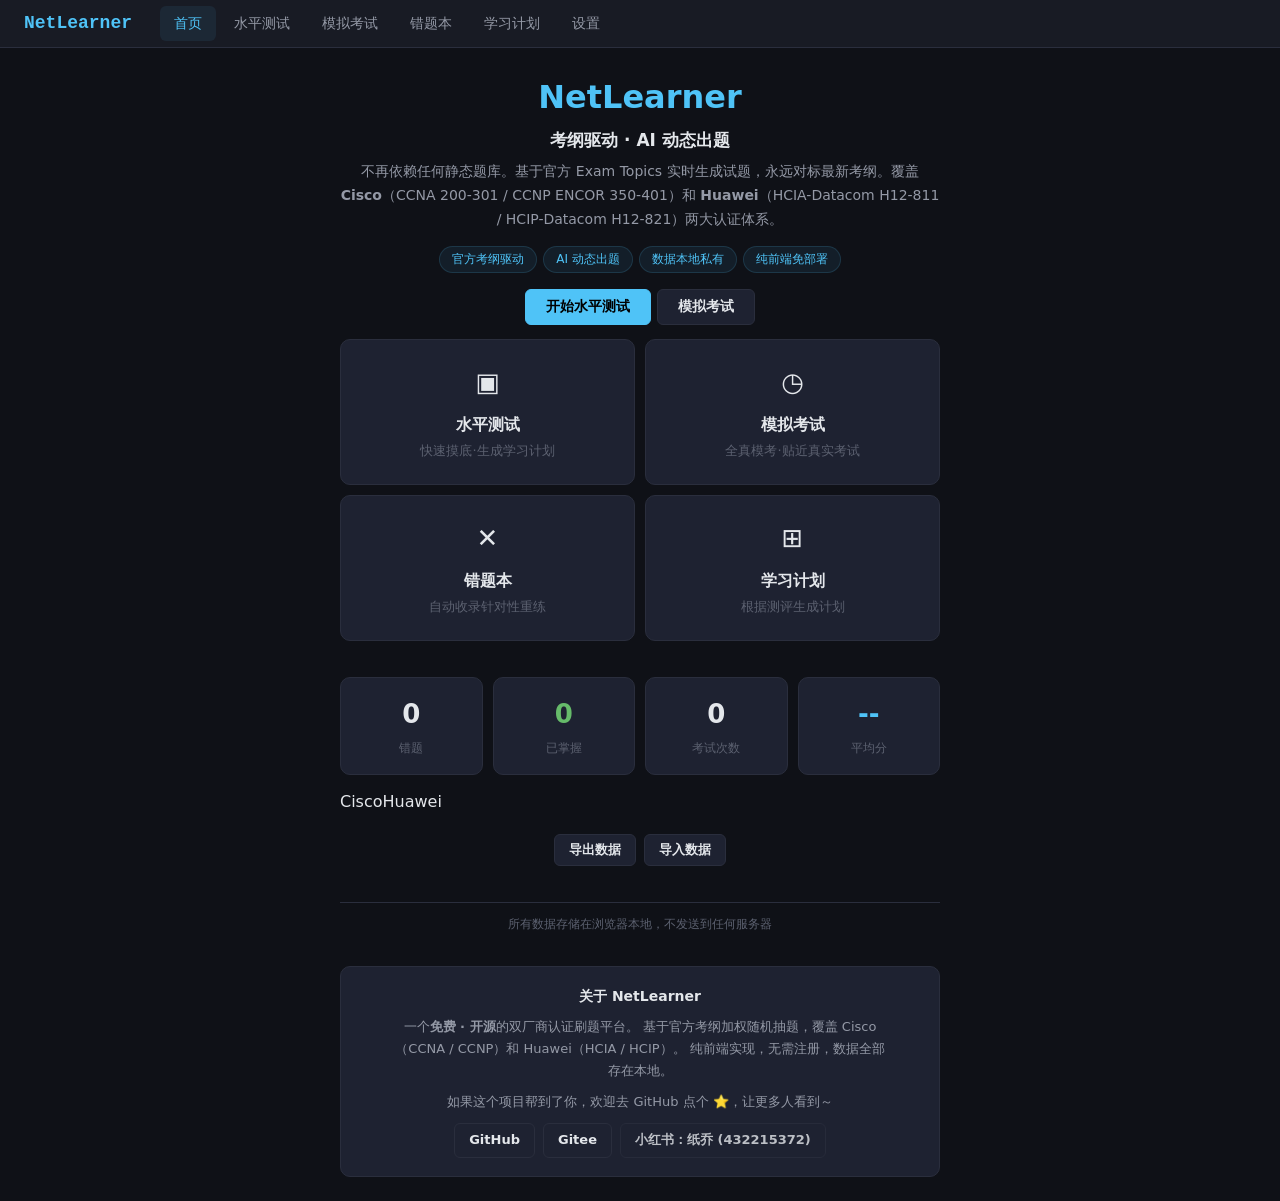
<file: index.html>
<!DOCTYPE html>
<html lang="zh-CN" data-theme="dark">
<head>
<meta charset="UTF-8">
<meta name="viewport" content="width=device-width, initial-scale=1.0">
<title>NetLearner — CCNA (200-301) / CCNP (350-401) / HCIA-Datacom (H12-811) / HCIP-Datacom (H12-821) 备考</title>
<meta name="description" content="考纲驱动 · AI 动态出题。覆盖 Cisco（CCNA 200-301 / CCNP ENCOR 350-401）和 Huawei（HCIA-Datacom H12-811 / HCIP-Datacom H12-821）认证备考。">
<meta http-equiv="Cache-Control" content="no-store, no-cache, must-revalidate">
<meta http-equiv="Pragma" content="no-cache">
<meta http-equiv="Expires" content="0">
<link rel="stylesheet" href="assets/css/main.css?v=5.0">
</head>
<body>

<nav class="nav">
  <div class="nav-brand">NetLearner</div>
  <div class="nav-links">
    <a class="nav-link active" data-page="page-home" onclick="router.go('/')">首页</a>
    <a class="nav-link" data-page="page-level-test" onclick="router.go('/level-test')">水平测试</a>
    <a class="nav-link" data-page="page-exam" onclick="router.go('/exam')">模拟考试</a>
    <a class="nav-link" data-page="page-wrong-answers" onclick="router.go('/wrong-answers')">错题本</a>
    <a class="nav-link" data-page="page-planner" onclick="router.go('/planner')">学习计划</a>
    <a class="nav-link" data-page="page-settings" onclick="router.go('/settings')">设置</a>
  </div>
</nav>

<!-- HOME -->
<div id="page-home" class="page active">
  <div class="container">
    <div class="hero">
      <h1><span>NetLearner</span></h1>
      <div class="tagline">考纲驱动 · AI 动态出题</div>
      <p class="desc">不再依赖任何静态题库。基于官方 Exam Topics 实时生成试题，永远对标最新考纲。覆盖 <strong>Cisco</strong>（CCNA 200-301 / CCNP ENCOR 350-401）和 <strong>Huawei</strong>（HCIA-Datacom H12-811 / HCIP-Datacom H12-821）两大认证体系。</p>
      <div class="badges">
        <span class="badge">官方考纲驱动</span>
        <span class="badge">AI 动态出题</span>
        <span class="badge">数据本地私有</span>
        <span class="badge">纯前端免部署</span>
      </div>
      <div class="btn-wrap">
        <button class="btn btn-primary" onclick="router.go('/level-test')">开始水平测试</button>
        <button class="btn" onclick="router.go('/exam')">模拟考试</button>
      </div>
    </div>
    <div class="card-grid">
      <div class="card card-feature" onclick="router.go('/level-test')"><div class="icon">▣</div><h3>水平测试</h3><p>快速摸底·生成学习计划</p></div>
      <div class="card card-feature" onclick="router.go('/exam')"><div class="icon">◷</div><h3>模拟考试</h3><p>全真模考·贴近真实考试</p></div>
      <div class="card card-feature" onclick="router.go('/wrong-answers')"><div class="icon">✕</div><h3>错题本</h3><p>自动收录针对性重练</p></div>
      <div class="card card-feature" onclick="router.go('/planner')"><div class="icon">⊞</div><h3>学习计划</h3><p>根据测评生成计划</p></div>
    </div>
    <div id="home-stats" style="margin-top:8px"></div>
    <div style="display:flex;gap:8px;justify-content:center;margin-top:8px;padding:12px">
      <button class="btn btn-sm" onclick="storage.export()">导出数据</button>
      <button class="btn btn-sm" onclick="importData()">导入数据</button>
    </div>
    <div style="text-align:center;margin-top:24px;padding:12px;border-top:1px solid var(--border);font-size:12px;color:var(--text-muted)">
      <p>所有数据存储在浏览器本地，不发送到任何服务器</p>
    </div>

    <!-- ABOUT / SOCIAL -->
    <div style="margin-top:20px;padding:18px;border:1px solid var(--border);border-radius:var(--radius);background:var(--bg-card);text-align:center">
      <h3 style="font-size:14px;font-weight:700;margin-bottom:8px">关于 NetLearner</h3>
      <p style="font-size:13px;color:var(--text-secondary);line-height:1.7;max-width:500px;margin:0 auto 10px">
        一个<strong>免费 · 开源</strong>的双厂商认证刷题平台。
        基于官方考纲加权随机抽题，覆盖 Cisco（CCNA / CCNP）和 Huawei（HCIA / HCIP）。
        纯前端实现，无需注册，数据全部存在本地。
      </p>
      <p style="font-size:13px;color:var(--text-secondary);margin-bottom:10px">
        如果这个项目帮到了你，欢迎去 GitHub 点个 ⭐，让更多人看到～
      </p>
      <div style="display:flex;gap:8px;justify-content:center;flex-wrap:wrap;font-size:12px">
        <a class="btn btn-sm" href="https://github.com/StevenJoe619/NetLearner" target="_blank" rel="noopener">GitHub</a>
        <a class="btn btn-sm" href="https://gitee.com/stevenjoe619/NetLearner" target="_blank" rel="noopener">Gitee</a>
        <span class="btn btn-sm" style="opacity:0.8;cursor:default">小红书：纸乔 (432215372)</span>
      </div>
    </div>
  </div>
</div>

<!-- LEVEL TEST -->
<div id="page-level-test" class="page">
  <div class="container">
    <h2 style="margin-bottom:6px">水平测试</h2>
    <p class="text-muted" style="font-size:13px;margin-bottom:16px">覆盖核心知识域，评估当前水平，生成针对性学习计划</p>
    <div id="lt-setup">
      <div id="lt-buttons"></div>
      <div class="card"><p class="text-muted" style="font-size:13px">水平测试按官方考纲加权出题，提交后获得等级评定和学习计划。</p></div>
    </div>
    <div id="lt-exam" style="display:none">
      <div class="flex-between" style="margin-bottom:12px">
        <button class="btn btn-sm" onclick="resetLT()">⬅ 重新选择</button>
        <span id="lt-title" style="font-weight:600;font-size:14px"></span>
      </div>
      <div id="lt-body"></div>
    </div>
  </div>
</div>

<!-- EXAM (Mock) -->
<div id="page-exam" class="page">
  <div class="container">
    <h2 style="margin-bottom:12px">模拟考试</h2>
    <div id="mock-list"></div>
    <div id="mock-exam" style="display:none">
      <div style="margin-bottom:8px"><button class="btn btn-sm" onclick="backMock()">⬅ 返回试卷列表</button></div>
      <div class="exam-header">
        <div><span id="exam-name" style="font-weight:600"></span></div>
        <div class="timer" id="exam-timer"></div>
      </div>
      <div class="exam-progress">
        <span id="exam-pos"></span>
        <div class="progress-bar"><div class="progress-fill" id="pf"></div></div>
      </div>
      <div id="exam-body" style="margin-top:12px"></div>
      <div class="qa">
        <div class="qa-l">
          <button class="btn btn-sm" onclick="examMark()">标记</button>
          <button class="btn btn-sm" onclick="examGo('prev')">← 上一题</button>
          <button class="btn btn-sm" onclick="examGo('next')">下一题 →</button>
        </div>
        <div class="qa-r">
          <button class="btn btn-sm" onclick="toggleSheet()">答题卡</button>
          <button class="btn btn-sm btn-danger" onclick="confirmSubmit()">交卷</button>
        </div>
      </div>
      <div id="sheet-box" style="display:none;margin-top:12px">
        <div class="card">
          <div class="flex-between" style="margin-bottom:8px">
            <span style="font-weight:600">答题卡</span>
            <span id="sheet-cnt" class="text-muted" style="font-size:13px"></span>
          </div>
          <div class="sheet" id="sheet-grid"></div>
        </div>
      </div>
    </div>
  </div>
</div>

<!-- RESULT -->
<div id="page-result" class="page">
  <div class="container"><div id="result-box" class="card"></div></div>
</div>

<!-- WRONG ANSWERS -->
<div id="page-wrong-answers" class="page">
  <div class="container">
    <div class="flex-between" style="margin-bottom:12px">
      <h2>错题本</h2>
      <div><button class="btn btn-sm" onclick="storage.export()">📤 导出</button> <button class="btn btn-sm btn-danger" onclick="clearWA()">🗑️ 清空</button></div>
    </div>
    <div id="wa-stats" style="margin-bottom:12px"></div>
    <div class="fbar">
      <select id="wa-dom" onchange="renderWA()"><option value="">全部域</option></select>
      <select id="wa-st" onchange="renderWA()">
        <option value="">全部状态</option>
        <option value="need_review">需要复习</option>
        <option value="almost">基本掌握</option>
        <option value="mastered">已掌握</option>
      </select>
      <button class="btn btn-sm" onclick="startWR()">🔄 错题重练</button>
    </div>
    <div id="wa-list"></div>
  </div>
</div>

<!-- PLANNER -->
<div id="page-planner" class="page">
  <div class="container">
    <div id="planner-empty" class="empty" style="display:none">
      <div class="icon">📋</div><p>还没有学习计划</p>
      <button class="btn btn-primary" onclick="router.go('/level-test')">完成水平测试</button>
    </div>
    <div id="planner-box" style="display:none">
      <div class="flex-between" style="margin-bottom:12px">
        <div><h2 id="plan-title"></h2><p class="text-muted" id="plan-sub" style="font-size:13px"></p></div>
        <button class="btn btn-sm btn-danger" onclick="clearPlan()">清除</button>
      </div>
      <div id="plan-weeks"></div>
    </div>
  </div>
</div>

<!-- SETTINGS -->
<div id="page-settings" class="page">
  <div class="container">
    <h2 style="margin-bottom:20px">设置</h2>
    <div class="card ss">
      <h2>主题</h2>
      <div class="sr">
        <div><div class="lbl">显示主题</div><div class="desc">深色或浅色</div></div>
        <div class="theme-tog">
          <button class="theme-opt active" data-t="dark" onclick="setTheme('dark')">🌙 深色</button>
          <button class="theme-opt" data-t="light" onclick="setTheme('light')">☀️ 浅色</button>
        </div>
      </div>
    </div>
    <div class="card ss">
      <h2>🌐 语言</h2>
      <div class="sr">
        <div><div class="lbl">Cisco 考题语言</div><div class="desc">纯英文或双语（EN + CN）</div></div>
        <div class="lang-tog">
          <button class="lang-opt active" data-l="en" onclick="setLang('en')">🔤 纯英文</button>
          <button class="lang-opt" data-l="bilingual" onclick="setLang('bilingual')">🌐 双语</button>
        </div>
      </div>
    </div>
    <div class="card ss">
      <h2>📊 数据管理</h2>
      <div class="sr">
        <div><div class="lbl">存储</div><div class="desc">浏览器 localStorage</div></div>
        <span style="font-size:13px;color:var(--text-muted)" id="sz">--</span>
      </div>
      <div style="display:flex;gap:8px;margin-top:10px;flex-wrap:wrap">
        <button class="btn btn-sm" onclick="storage.export()">📤 导出全部数据</button>
        <button class="btn btn-sm" onclick="importData()">📥 导入数据</button>
        <button class="btn btn-sm btn-danger" onclick="clearAll()">🗑️ 清除所有</button>
      </div>
      <p style="font-size:12px;color:var(--text-muted);margin-top:8px">⚠️ 导出的 JSON 包含全部学习数据，请定期备份。</p>
    </div>
    <div class="card">
      <h2 style="margin-bottom:8px">关于</h2>
      <p style="font-size:14px;color:var(--text-secondary);line-height:1.7">
        <strong>NetLearner</strong> — 考纲驱动 · AI 动态出题<br><br>
        🔒 数据存在本地，不经过服务器<br>
        📖 基于官方 Exam Topics 出题 · CCNA (200-301) · CCNP ENCOR (350-401) · HCIA-Datacom (H12-811) · HCIP-Datacom (H12-821)<br>
        ⚡ 纯前端，GitHub Pages 部署
      </p>
      <p style="font-size:12px;color:var(--text-muted);margin-top:8px">v4.0 · MIT License</p>
    </div>
  </div>
</div>

<!-- Modal -->
<div class="overlay" id="modal">
  <div class="modal">
    <h3 id="modal-t"></h3>
    <p id="modal-msg"></p>
    <div class="modal-actions">
      <button class="btn btn-sm" onclick="closeModal()">取消</button>
      <button class="btn btn-sm btn-danger" id="modal-confirm" onclick="closeModal()">确认</button>
    </div>
  </div>
</div>

<div class="toast" id="toast"></div>

<script src="assets/js/storage.js?v=5.0"></script>
<script src="assets/js/router.js?v=5.0"></script>
<script src="assets/js/exam-engine.js?v=5.0"></script>
<script src="assets/js/wrong-answer-service.js?v=5.0"></script>
<script src="assets/js/planner-generator.js?v=5.0"></script>
<script src="assets/js/app.js?v=5.0"></script>
</body>
</html>
</file>
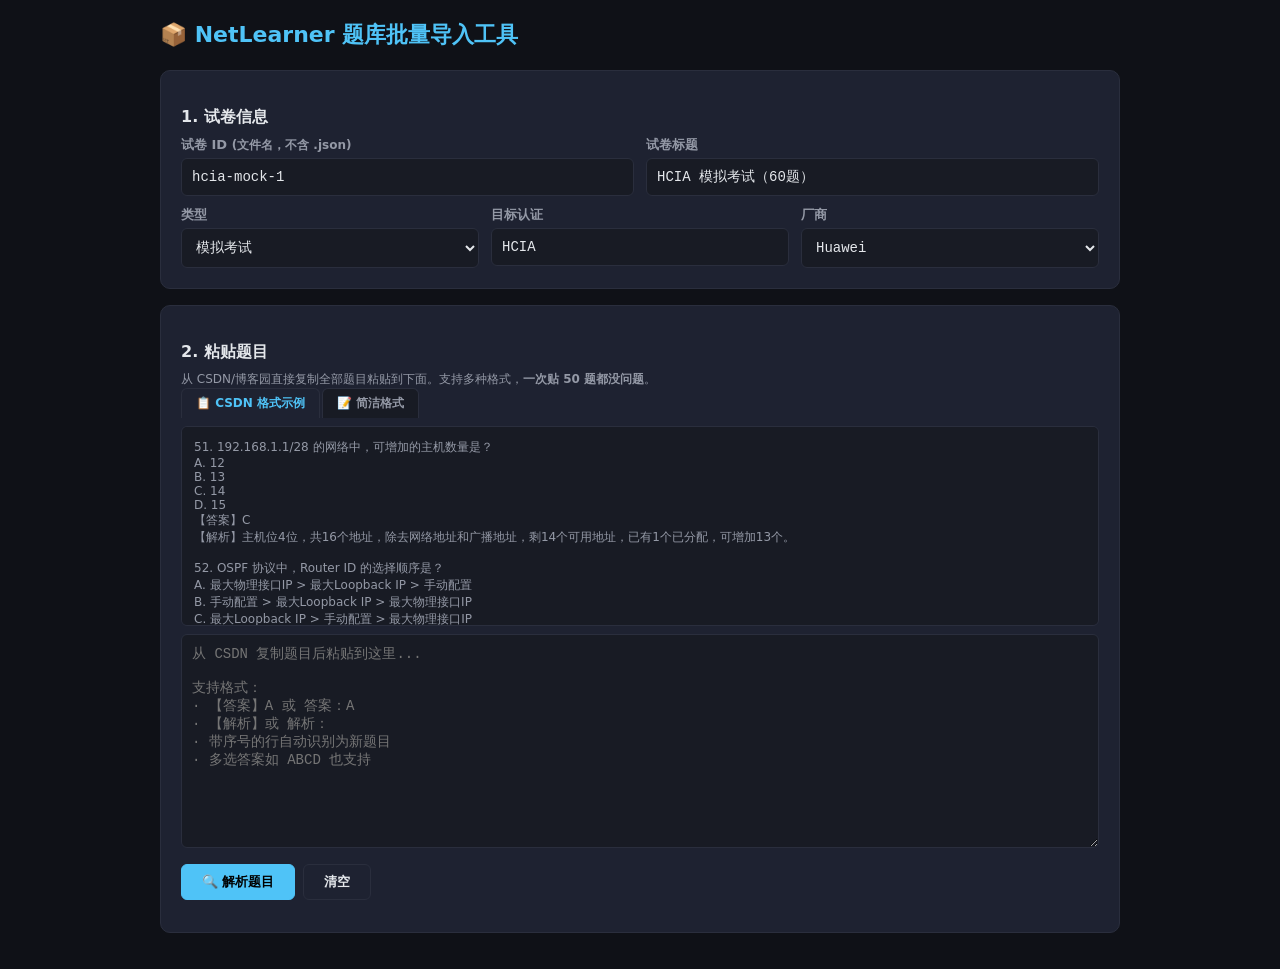
<file: tools/question-importer.html>
<!DOCTYPE html>
<html lang="zh-CN">
<head>
<meta charset="UTF-8">
<meta name="viewport" content="width=device-width, initial-scale=1.0">
<title>NetLearner 题库批量导入工具</title>
<style>
* { box-sizing: border-box; margin: 0; padding: 0; }
body { font-family: -apple-system, BlinkMacSystemFont, 'Segoe UI', system-ui, sans-serif; background: #0f1117; color: #e4e7eb; padding: 20px; }
.container { max-width: 960px; margin: 0 auto; }
h1 { font-size: 22px; margin-bottom: 20px; color: #4fc3f7; }
h2 { font-size: 16px; margin: 16px 0 8px; }
.card { background: #1e2231; border: 1px solid #2a2e3d; border-radius: 10px; padding: 20px; margin-bottom: 16px; }
label { display: block; font-size: 13px; font-weight: 600; margin-bottom: 4px; color: #9499a6; }
textarea, select, input { width: 100%; padding: 10px; background: #181b24; border: 1px solid #2a2e3d; border-radius: 6px; color: #e4e7eb; font-size: 14px; font-family: 'SF Mono', 'Cascadia Code', 'Consolas', monospace; }
textarea:focus, select:focus, input:focus { outline: none; border-color: #4fc3f7; }
textarea { resize: vertical; }
.row { display: grid; grid-template-columns: 1fr 1fr; gap: 12px; }
.row-3 { display: grid; grid-template-columns: 1fr 1fr 1fr; gap: 12px; }
.btn { display: inline-flex; align-items: center; gap: 5px; padding: 8px 20px; border: 1px solid #2a2e3d; border-radius: 6px; font-size: 13px; font-weight: 600; background: #1e2231; color: #e4e7eb; cursor: pointer; transition: 0.12s; }
.btn:hover { border-color: #4fc3f7; background: #262b3d; }
.btn-primary { background: #4fc3f7; color: #000; border-color: #4fc3f7; }
.btn-primary:hover { opacity: 0.85; }
.btn-danger { border-color: #ef5350; color: #ef5350; }
.btn-danger:hover { background: #ef5350; color: #fff; }
.btn-success { background: #66bb6a; color: #000; border-color: #66bb6a; }
.btn-success:hover { opacity: 0.85; }
.btn-sm { padding: 5px 12px; font-size: 12px; }
.actions { display: flex; gap: 8px; flex-wrap: wrap; margin: 12px 0; }
#output { display: none; }
pre { background: #0f1117; border: 1px solid #2a2e3d; border-radius: 6px; padding: 16px; font-size: 12px; max-height: 500px; overflow: auto; white-space: pre-wrap; }
#status { font-size: 13px; color: #66bb6a; margin-top: 8px; white-space: pre-wrap; }
#status.error { color: #ef5350; }
.help { font-size: 12px; color: #9499a6; margin-top: 4px; }
.example-box { background: #181b24; border: 1px solid #2a2e3d; border-radius: 6px; padding: 12px; margin-top: 8px; font-size: 12px; white-space: pre-wrap; color: #9499a6; max-height: 200px; overflow: auto; }
.qlist { margin-top: 12px; }
.qitem { background: #181b24; border: 1px solid #2a2e3d; border-radius: 6px; padding: 10px 12px; margin-bottom: 6px; font-size: 13px; }
.qitem .qtext { font-weight: 600; margin-bottom: 3px; }
.qitem .qmeta { font-size: 11px; color: #9499a6; }
.tag { display: inline-block; padding: 1px 7px; border-radius: 10px; font-size: 11px; font-weight: 600; margin-right: 3px; }
.tag-easy { background: #1b5e20; color: #a5d6a7; }
.tag-medium { background: #e65100; color: #ffcc80; }
.tag-hard { background: #b71c1c; color: #ef9a9a; }
.hidden { display: none; }
.tab-bar { display: flex; gap: 2px; margin-bottom: 8px; }
.tab-btn { padding: 6px 14px; font-size: 12px; font-weight: 600; border: 1px solid #2a2e3d; border-radius: 6px 6px 0 0; background: #181b24; color: #9499a6; cursor: pointer; border-bottom: none; }
.tab-btn.active { background: #1e2231; color: #4fc3f7; }
.stats-bar { display: flex; gap: 12px; flex-wrap: wrap; margin: 8px 0; font-size: 12px; color: #9499a6; }
</style>
</head>
<body>
<div class="container">
  <h1>📦 NetLearner 题库批量导入工具</h1>

  <div class="card">
    <h2>1. 试卷信息</h2>
    <div class="row" style="margin-bottom:10px">
      <div>
        <label>试卷 ID <span class="help">(文件名，不含 .json)</span></label>
        <input id="examId" value="hcia-mock-1" placeholder="例: hcia-mock-1">
      </div>
      <div>
        <label>试卷标题</label>
        <input id="examTitle" value="HCIA 模拟考试（60题）" placeholder="例: HCIA 模拟考试">
      </div>
    </div>
    <div class="row-3">
      <div>
        <label>类型</label>
        <select id="examType">
          <option value="mock-exam" selected>模拟考试</option>
          <option value="level-test">水平测试</option>
        </select>
      </div>
      <div>
        <label>目标认证</label>
        <input id="examTarget" value="HCIA" placeholder="HCIA / HCIP">
      </div>
      <div>
        <label>厂商</label>
        <select id="examVendor"><option value="huawei">Huawei</option><option value="cisco">Cisco</option></select>
      </div>
    </div>
  </div>

  <div class="card">
    <h2>2. 粘贴题目</h2>
    <p class="help">从 CSDN/博客园直接复制全部题目粘贴到下面。支持多种格式，<strong>一次贴 50 题都没问题</strong>。</p>

    <div class="tab-bar">
      <div class="tab-btn active" onclick="showExample('csdn')">📋 CSDN 格式示例</div>
      <div class="tab-btn" onclick="showExample('simple')">📝 简洁格式</div>
    </div>
    <div id="example-csdn" class="example-box">51. 192.168.1.1/28 的网络中，可增加的主机数量是？
A. 12
B. 13
C. 14
D. 15
【答案】C
【解析】主机位4位，共16个地址，除去网络地址和广播地址，剩14个可用地址，已有1个已分配，可增加13个。

52. OSPF 协议中，Router ID 的选择顺序是？
A. 最大物理接口IP > 最大Loopback IP > 手动配置
B. 手动配置 > 最大Loopback IP > 最大物理接口IP
C. 最大Loopback IP > 手动配置 > 最大物理接口IP
D. 手动配置 > 最大物理接口IP > 最大Loopback IP
答案：B
解析：OSPF Router ID 优先选择手动配置的值，其次选择最大的Loopback接口地址，最后选择最大的物理接口地址。</div>
    <div id="example-simple" class="example-box hidden">题目描述内容？
A. 选项A
B. 选项B
C. 选项C
D. 选项D
答案: A
解析: 解析内容
域: Ethernet Switching    ← 可选，默认 General
难度: easy               ← 可选，默认 medium</div>

    <textarea id="rawInput" rows="12" placeholder="从 CSDN 复制题目后粘贴到这里...&#10;&#10;支持格式：&#10;· 【答案】A 或 答案：A&#10;· 【解析】或 解析：&#10;· 带序号的行自动识别为新题目&#10;· 多选答案如 ABCD 也支持" style="margin-top:8px;width:100%"></textarea>
    <div class="actions">
      <button class="btn btn-primary" onclick="parseQuestions()">🔍 解析题目</button>
      <button class="btn" onclick="document.getElementById('rawInput').value=''">清空</button>
    </div>
    <div id="status"></div>
  </div>

  <div id="parsedArea" class="card hidden">
    <h2>3. 预览</h2>
    <div class="stats-bar" id="statsBar"></div>
    <div class="actions" style="margin-top:4px">
      <button class="btn btn-sm btn-success" onclick="exportJSON()">⬇ 下载 JSON</button>
      <button class="btn btn-sm" onclick="clearParsed()">🗑 清空</button>
      <span id="parsedStatus" style="font-size:12px;color:#9499a6;line-height:28px"></span>
    </div>
    <div id="qlist" class="qlist"></div>
  </div>

  <div id="output" class="card">
    <h2>4. 输出 JSON</h2>
    <p class="help">将此内容保存到 <code>questions/generated/&lt;试卷ID&gt;.json</code></p>
    <div class="actions">
      <button class="btn btn-sm btn-primary" onclick="downloadJSON()">⬇ 下载文件</button>
      <button class="btn btn-sm" onclick="copyJSON()">📋 复制到剪贴板</button>
    </div>
    <pre id="jsonOutput"></pre>
  </div>
</div>

<script>
let parsedQuestions = [];

function showExample(type) {
  document.querySelectorAll('.tab-btn').forEach(b => b.classList.toggle('active', b.textContent.includes(type === 'csdn' ? 'CSDN' : '简洁')));
  document.getElementById('example-csdn').classList.toggle('hidden', type !== 'csdn');
  document.getElementById('example-simple').classList.toggle('hidden', type !== 'simple');
}

function parseQuestions() {
  const raw = document.getElementById('rawInput').value;
  if (!raw.trim()) { showStatus('请先粘贴题目', 'error'); return; }

  // Try blank-line splitting first, then fall back to sequential detection
  let blocks = raw.split(/\n\s*\n/).filter(b => b.trim());
  let questions = [];

  if (blocks.length >= 2) {
    // Try parsing as blank-line separated blocks
    blocks.forEach((block, idx) => {
      const q = parseSingleQ(block.trim());
      if (q) { q._order = idx; questions.push(q); }
    });
  }

  // If blank-line parsing didn't work well, try sequential parsing
  if (questions.length < 2) {
    questions = parseSequential(raw);
  }

  // Also try sequential on top for any missed questions
  const seqQs = parseSequential(raw);
  if (seqQs.length > questions.length) {
    questions = seqQs;
  }

  if (!questions.length) {
    showStatus('❌ 未能解析出题目，请检查格式。支持 CSDN 格式：\n  编号. 题目\n  A. 选项\n  B. 选项\n  【答案】X\n  【解析】...', 'error');
    return;
  }

  parsedQuestions = parsedQuestions.concat(questions);
  renderPreview();
  showStatus(`✅ 成功解析 ${questions.length} 题，累计 ${parsedQuestions.length} 题`);
  document.getElementById('parsedArea').classList.remove('hidden');
}

function parseSequential(raw) {
  const lines = raw.split('\n');
  const qBlocks = [];
  let current = [];
  let foundQ = false;

  for (let i = 0; i < lines.length; i++) {
    const line = lines[i].trim();
    if (!line) { current.push(''); continue; }

    // Check if this line starts a new question (numbered line that isn't an option or answer)
    const isNewQ = isQuestionStart(line, current);

    if (isNewQ && foundQ) {
      // Save previous question
      qBlocks.push(current.join('\n').trim());
      current = [line];
    } else {
      current.push(line);
      foundQ = true;
    }
  }
  if (current.length) qBlocks.push(current.join('\n').trim());

  return qBlocks.map((block, idx) => {
    const q = parseSingleQ(block);
    if (q) q._order = idx;
    return q;
  }).filter(Boolean);
}

function isQuestionStart(line, currentBlock) {
  // A new question starts when we see a numbered line pattern
  // But only if we already have content (we're past the first question)

  // Pattern: "51.", "51、", "51.", "801题：", "**51.**"
  const numbered = /^(\*\*)?\s*\d+[.、）)题：:]\s*\*{0,2}/.test(line);
  if (!numbered) return false;

  // But exclude lines like "A. 51." (options that happen to have numbers)
  if (/^[A-Da-d][.、．]/.test(line)) return false;

  // Exclude answer/explanation lines
  if (/^[【\[]?(答案|解析|解释|考点|难度)[】\]：:]/.test(line)) return false;

  return currentBlock.length > 2;
}

function parseSingleQ(block) {
  const lines = block.split('\n').map(l => l.trim()).filter(l => l);
  if (lines.length < 3) return null;

  let qText = '';
  const options = [];
  let answer = '';
  let explanation = '';
  let domain = '';
  let difficulty = 'medium';
  let currentSection = 'text';

  for (let i = 0; i < lines.length; i++) {
    const line = lines[i];

    // Skip comment lines
    if (/^[#//]/.test(line)) continue;

    // Remove bold markers for CSDN ** format
    const clean = line.replace(/\*\*/g, '').trim();

    // Detection by pattern priority

    // 1. Answer line: 【答案】A, 答案: A, 答案：A, [答案] A
    if (/^[【\[]?\s*(答案|Answer|正确|correct)\s*[】\]：:]\s*/.test(clean)) {
      answer = clean.replace(/^[【\[]?\s*(答案|Answer|正确|correct)\s*[】\]：:]\s*/i, '').trim().toUpperCase();
      currentSection = 'meta';
      continue;
    }

    // 2. Explanation line: 【解析】, 解析：, 【解释】
    if (/^[【\[]?\s*(解析|解释|Explanation)\s*[】\]：:]\s*/.test(clean)) {
      const val = clean.replace(/^[【\[]?\s*(解析|解释|Explanation)\s*[】\]：:]\s*/i, '').trim();
      if (val) explanation = val;
      currentSection = 'meta';
      continue;
    }

    // 3. Domain line
    if (/^[【\[]?\s*(域|Domain)\s*[】\]：:]\s*/i.test(clean)) {
      domain = clean.replace(/^[【\[]?\s*(域|Domain)\s*[】\]：:]\s*/i, '').trim();
      currentSection = 'meta';
      continue;
    }

    // 4. Difficulty line
    if (/^[【\[]?\s*(难度|Difficulty)\s*[】\]：:]\s*/i.test(clean)) {
      const d = clean.replace(/^[【\[]?\s*(难度|Difficulty)\s*[】\]：:]\s*/i, '').trim().toLowerCase();
      if (['easy','medium','hard'].includes(d)) difficulty = d;
      currentSection = 'meta';
      continue;
    }

    // 5. Option lines: A. xxx, A、xxx, A．xxx, **A.** xxx
    const optMatch = clean.match(/^[A-Da-d][.、．) )]\s*/);
    if (optMatch) {
      options.push(clean);
      // If we haven't captured question text yet but passed options, that's wrong
      if (!qText) currentSection = 'options';
      else currentSection = 'options';
      continue;
    }

    // 6. Arrow format detection: → **A. xxx**
    const arrowMatch = clean.match(/^.*?→\s*\*{0,2}([A-D])[.、．]\s*/);
    if (arrowMatch && !qText) {
      qText = clean;
      currentSection = 'text';
      continue;
    }

    // 7. If we're still in text section and no option/answer yet, this is question text
    if (currentSection === 'text' || !qText) {
      if (qText) qText += ' ' + clean;
      else qText = clean;
      continue;
    }

    // 8. Explanation continuation (after answer section)
    if (currentSection === 'meta') {
      if (explanation) explanation += '\n' + clean;
      continue;
    }
  }

  // Clean up question text: remove leading numbers like "51. ", "801题："
  if (qText) {
    qText = qText.replace(/^(\*\*)?\s*\d+[.、）)题：:]\s*\*{0,2}/, '').trim();
    // Remove arrow prefix for format like "→ **A.** text"
    qText = qText.replace(/^.*?→\s*\*{0,2}[A-D][.、．]\s*\*{0,2}\s*/, '').trim();
  }

  // Validation
  if (!qText || options.length < 2 || !answer) return null;

  // Handle multi-select answers (ABCD → A)
  // For multi-select, take the first char or full string
  const finalAnswer = answer.length > 1 && answer.length <= 4 ? answer : answer.charAt(0);

  return {
    id: 'q_' + Date.now() + '_' + Math.random().toString(36).slice(2,6),
    text: qText,
    options: options,
    answer: finalAnswer,
    explanation: explanation || '暂无解析',
    domain: domain || 'General',
    difficulty: difficulty,
    tags: [],
    source: document.getElementById('examId').value
  };
}

function renderPreview() {
  const list = document.getElementById('qlist');
  list.innerHTML = parsedQuestions.map((q, i) => {
    const ansStr = Array.isArray(q.answer) ? q.answer.join('') : q.answer;
    return `<div class="qitem">
      <div class="qtext">${i+1}. ${q.text}</div>
      <div style="font-size:11px;color:#5c6170;margin-top:2px">${q.options.map(o => o.replace(/\*\*/g, '')).join(' │ ')}</div>
      <div class="qmeta" style="margin-top:3px">
        ✅ 答案: ${ansStr} &nbsp;│&nbsp;
        <span class="tag tag-${q.difficulty}">${q.difficulty}</span> &nbsp;
        <span style="color:#4fc3f7">${q.domain}</span>
        <button class="btn btn-sm" style="float:right;padding:1px 8px;font-size:10px;line-height:1.6" onclick="removeQ(${i})">✕</button>
      </div>
    </div>`;
  }).join('');

  document.getElementById('statsBar').innerHTML = `
    <span>📝 共 <strong>${parsedQuestions.length}</strong> 题</span>
    <span>📊 easy: ${parsedQuestions.filter(q=>q.difficulty==='easy').length}</span>
    <span>📊 medium: ${parsedQuestions.filter(q=>q.difficulty==='medium').length}</span>
    <span>📊 hard: ${parsedQuestions.filter(q=>q.difficulty==='hard').length}</span>
  `;
}

function removeQ(idx) {
  parsedQuestions.splice(idx, 1);
  renderPreview();
  if (!parsedQuestions.length) document.getElementById('parsedArea').classList.add('hidden');
}

function clearParsed() {
  parsedQuestions = [];
  renderPreview();
  document.getElementById('parsedArea').classList.add('hidden');
  document.getElementById('output').style.display = 'none';
}

function exportJSON() {
  if (!parsedQuestions.length) { showStatus('没有题目可导出', 'error'); return; }

  const examId = document.getElementById('examId').value.trim() || 'hcia-mock-1';
  const qs = parsedQuestions.map((q, i) => ({
    id: examId + '_' + String(i+1).padStart(3, '0'),
    text: q.text,
    options: q.options.map(o => o.replace(/\*\*/g, '')),
    answer: q.answer,
    explanation: q.explanation || '暂无解析',
    domain: q.domain || 'General',
    difficulty: q.difficulty || 'medium',
    tags: q.tags || [],
    source: examId
  }));

  const type = document.getElementById('examType').value;
  const output = {
    _meta: {
      id: examId,
      title: document.getElementById('examTitle').value.trim() || examId,
      type: type,
      target: document.getElementById('examTarget').value.trim() || '',
      vendor: document.getElementById('examVendor').value,
      questionCount: qs.length,
      timeLimit: type === 'mock-exam' ? 120 : 0
    },
    questions: qs
  };

  document.getElementById('jsonOutput').textContent = JSON.stringify(output, null, 2);
  document.getElementById('output').style.display = 'block';
  document.getElementById('jsonOutput').scrollIntoView({ behavior: 'smooth' });
  showStatus(`✅ 已生成 ${qs.length} 题的 JSON，点击下载或复制`);
}

function downloadJSON() {
  const jsonText = document.getElementById('jsonOutput').textContent;
  if (!jsonText) return;
  const blob = new Blob([jsonText], { type: 'application/json' });
  const url = URL.createObjectURL(blob);
  const a = document.createElement('a');
  a.href = url;
  a.download = (document.getElementById('examId').value.trim() || 'questions') + '.json';
  a.click();
  URL.revokeObjectURL(url);
}

function copyJSON() {
  const jsonText = document.getElementById('jsonOutput').textContent;
  if (!jsonText) return;
  navigator.clipboard.writeText(jsonText).then(() => showStatus('✅ 已复制到剪贴板')).catch(() => showStatus('复制失败，请手动选择复制', 'error'));
}

function showStatus(msg, type) {
  const el = document.getElementById('status');
  el.textContent = msg;
  el.className = type === 'error' ? 'error' : '';
}
</script>
</body>
</html>
</file>
<file: assets/css/main.css>
/* NetLearner Design System v4 — optimized for readability
   Dark theme, monospace tech aesthetic, Cisco blue accent */

:root {
  --bg-primary: #0f1117;
  --bg-secondary: #181b24;
  --bg-card: #1e2231;
  --bg-hover: #262b3d;
  --bg-input: #181b24;

  --text-primary: #e4e7eb;
  --text-secondary: #9499a6;
  --text-muted: #5c6170;

  --blue: #4fc3f7;
  --green: #66bb6a;
  --red: #ef5350;
  --orange: #ffa726;

  --border: #2a2e3d;
  --radius: 10px;
  --radius-sm: 6px;

  --huawei-red: #e53935;
  --vendor-color: var(--blue);
}

[data-theme="light"] {
  --bg-primary: #f2f4f8;
  --bg-secondary: #ffffff;
  --bg-card: #ffffff;
  --bg-hover: #eef0f4;
  --bg-input: #ffffff;
  --text-primary: #1a1d27;
  --text-secondary: #5c6170;
  --text-muted: #9499a6;
  --border: #dce0e8;
}

*, *::before, *::after { box-sizing: border-box; margin: 0; padding: 0; }
html { font-size: 16px; }
body {
  font-family: -apple-system, BlinkMacSystemFont, 'Segoe UI', system-ui, sans-serif;
  background: var(--bg-primary);
  color: var(--text-primary);
  line-height: 1.6;
  min-height: 100vh;
}
a { color: var(--blue); text-decoration: none; }

/* Navigation */
.nav {
  position: sticky; top: 0; z-index: 100;
  background: var(--bg-secondary);
  border-bottom: 1px solid var(--border);
  display: flex; align-items: center;
  padding: 0 24px; height: 48px;
}
.nav-brand {
  font-family: 'SF Mono', 'Cascadia Code', 'Consolas', monospace;
  font-size: 18px; font-weight: 700;
  color: var(--blue); margin-right: 28px;
}
.nav-links { display: flex; gap: 4px; }
.nav-link {
  padding: 6px 14px; border-radius: var(--radius-sm);
  font-size: 14px; font-weight: 500;
  color: var(--text-secondary); cursor: pointer;
  transition: 0.12s;
}
.nav-link:hover { background: var(--bg-hover); color: var(--text-primary); }
.nav-link.active { color: var(--blue); background: rgba(79,195,247,0.08); }

/* Container */
.container { max-width: 1100px; margin: 0 auto; padding: 24px 28px; }

/* Pages SPA */
.page { display: none; }
.page.active { display: block; }

/* Home page fills viewport */
#page-home.active { min-height: calc(100vh - 48px); display: flex; flex-direction: column; }
#page-home.active .container { flex: 1; display: flex; flex-direction: column; justify-content: center; }

/* Hero */
.hero { text-align: center; padding: 0; }
.hero h1 { font-size: 32px; font-weight: 800; margin-bottom: 4px; }
.hero h1 span { color: var(--blue); }
.hero .tagline { font-size: 17px; font-weight: 700; margin-bottom: 6px; }
.hero .desc { font-size: 14px; color: var(--text-secondary); max-width: 600px; margin: 0 auto 14px; line-height: 1.7; }

.badges { display: flex; gap: 6px; justify-content: center; flex-wrap: wrap; margin-bottom: 16px; }
.badge {
  padding: 3px 12px; border-radius: 14px;
  font-size: 12px; font-weight: 500;
  background: rgba(79,195,247,0.08); color: var(--blue);
  border: 1px solid rgba(79,195,247,0.15);
}

/* Cards */
.card {
  background: var(--bg-card);
  border: 1px solid var(--border);
  border-radius: var(--radius);
  padding: 18px;
  transition: 0.12s;
}
.card-grid {
  display: grid;
  grid-template-columns: 1fr 1fr;
  gap: 10px; margin: 14px 0;
}
.card-feature {
  text-align: center; padding: 22px 14px; cursor: pointer;
}
.card-feature:hover { border-color: var(--blue); }
.card-feature .icon { font-size: 26px; margin-bottom: 8px; }
.card-feature h3 { font-size: 16px; margin-bottom: 4px; }
.card-feature p { font-size: 13px; color: var(--text-muted); }

/* Buttons */
.btn {
  display: inline-flex; align-items: center; gap: 5px;
  padding: 8px 20px; border: 1px solid var(--border);
  border-radius: var(--radius-sm);
  font-size: 14px; font-weight: 600;
  background: var(--bg-card); color: var(--text-primary);
  cursor: pointer; transition: 0.12s;
}
.btn:hover { border-color: var(--blue); background: var(--bg-hover); }
.btn-primary { background: var(--blue); color: #000; border-color: var(--blue); }
.btn-primary:hover { opacity: 0.85; }
.btn-danger { border-color: var(--red); color: var(--red); }
.btn-danger:hover { background: var(--red); color: #fff; }
.btn-sm { padding: 6px 14px; font-size: 13px; }
.btn:disabled { opacity: 0.4; cursor: not-allowed; }

/* Stats */
.stats { display: grid; grid-template-columns: repeat(auto-fit, minmax(120px,1fr)); gap: 10px; margin: 14px 0; }
.stat-card { text-align: center; padding: 16px; }
.stat-card .num { font-size: 26px; font-weight: 800; }
.stat-card .lbl { font-size: 12px; color: var(--text-muted); margin-top: 3px; }

/* Exam */
.exam-header {
  display: flex; justify-content: space-between; align-items: center;
  margin-bottom: 14px; padding-bottom: 10px;
  border-bottom: 1px solid var(--border); flex-wrap: wrap; gap: 8px;
}
.exam-progress { display: flex; align-items: center; gap: 10px; font-size: 14px; color: var(--text-muted); }
.progress-bar { flex: 1; height: 5px; background: var(--bg-hover); border-radius: 3px; overflow: hidden; min-width: 100px; }
.progress-fill { height: 100%; background: var(--blue); transition: width 0.3s; border-radius: 3px; }
.timer { font-family: 'SF Mono', monospace; font-size: 22px; font-weight: 700; min-width: 80px; text-align: right; }
.timer-warning { color: var(--orange); }
.timer-critical { color: var(--red); animation: blink 0.8s infinite; }
@keyframes blink { 50% { opacity: 0.3; } }

.q-card {
  background: var(--bg-card); border: 1px solid var(--border);
  border-radius: var(--radius); padding: 24px 22px; margin-bottom: 12px;
}
.q-meta { display: flex; gap: 8px; align-items: center; margin-bottom: 14px; font-size: 13px; }
.domain-badge { padding: 3px 12px; border-radius: 8px; font-size: 13px; font-weight: 600; }

.dn-nf { background: #1b5e20; color: #a5d6a7; }
.dn-na { background: #0d47a1; color: #90caf9; }
.dn-ic { background: #b71c1c; color: #ef9a9a; }
.dn-is { background: #4a148c; color: #ce93d8; }
.dn-sf { background: #e65100; color: #ffcc80; }
.dn-ap { background: #004d40; color: #80cbc4; }

.q-text { font-size: 18px; line-height: 1.8; margin-bottom: 18px; }

.option {
  display: block; padding: 13px 16px; margin-bottom: 7px;
  border: 1px solid var(--border); border-radius: var(--radius-sm);
  cursor: pointer; transition: 0.12s; font-size: 16px; line-height: 1.5;
}
.option:hover { border-color: var(--blue); background: var(--bg-hover); }
.option.sel { border-color: var(--blue); background: rgba(79,195,247,0.08); }
.option.correct { border-color: var(--green); background: rgba(102,187,106,0.08); }
.option.wrong { border-color: var(--red); background: rgba(239,83,80,0.08); }
.option.missed { border-color: var(--orange); background: rgba(255,167,38,0.08); border-style: dashed; }

.qa { display: flex; gap: 6px; justify-content: space-between; margin-top: 16px; flex-wrap: wrap; }
.qa-l, .qa-r { display: flex; gap: 6px; flex-wrap: wrap; }

/* Answer Sheet */
.sheet { display: grid; grid-template-columns: repeat(auto-fill, minmax(32px,1fr)); gap: 4px; margin: 12px 0; }
.si {
  width: 32px; height: 32px; display: flex; align-items: center; justify-content: center;
  border: 1px solid var(--border); border-radius: 4px;
  font-size: 12px; font-weight: 600; cursor: pointer; transition: 0.12s;
}
.si:hover { border-color: var(--blue); }
.si.cur { border-color: var(--blue); background: rgba(79,195,247,0.1); }
.si.done { background: var(--blue); color: #000; }
.si.marked { border-color: var(--orange); }
.si.correct { background: var(--green); color: #000; }
.si.wrong { background: var(--red); color: #fff; }

/* Result */
.result { text-align: center; padding: 28px 16px; }
.result .big { font-size: 56px; font-weight: 800; }
.result .label { font-size: 16px; color: var(--text-secondary); margin-top: 4px; }
.result .sub { font-size: 13px; color: var(--text-muted); margin-top: 6px; }

.ds-grid { display: grid; grid-template-columns: repeat(auto-fit,minmax(120px,1fr)); gap: 10px; margin: 18px 0; }
.ds-card { padding: 14px; border-radius: var(--radius-sm); text-align: center; }
.ds-card .pct { font-size: 24px; font-weight: 800; }
.ds-card .name { font-size: 12px; margin-top: 4px; opacity: 0.85; }
.ds-card .cnt { font-size: 11px; opacity: 0.7; }

/* Wrong answers */
.wi { border-left: 3px solid var(--red); }
.wi.mastered { border-left-color: var(--green); }
.wi.almost { border-left-color: var(--orange); }
.wa-display { margin: 10px 0; padding: 10px 14px; border-radius: var(--radius-sm); font-size: 14px; }
.wa-user { background: rgba(239,83,80,0.08); color: var(--red); }
.wa-correct { background: rgba(102,187,106,0.08); color: var(--green); }

/* Filter */
.fbar { display: flex; gap: 6px; flex-wrap: wrap; margin-bottom: 14px; align-items: center; }
.fbar select, .fbar input {
  padding: 6px 12px; background: var(--bg-input);
  border: 1px solid var(--border); border-radius: var(--radius-sm);
  color: var(--text-primary); font-size: 14px;
}
.fbar select:focus, .fbar input:focus { outline: none; border-color: var(--blue); }

/* Settings */
.ss { margin-bottom: 28px; }
.ss h2 { font-size: 16px; margin-bottom: 14px; padding-bottom: 8px; border-bottom: 1px solid var(--border); }
.sr { display: flex; justify-content: space-between; align-items: center; padding: 12px 0; border-bottom: 1px solid var(--border); gap: 8px; }
.sr:last-child { border-bottom: none; }
.sr .lbl { font-size: 15px; }
.sr .desc { font-size: 13px; color: var(--text-muted); }

/* Empty state */
.empty { text-align: center; padding: 56px 20px; color: var(--text-muted); }
.empty .icon { font-size: 44px; margin-bottom: 14px; }
.empty p { margin-bottom: 18px; }

/* Modal */
.overlay { position: fixed; inset: 0; background: rgba(0,0,0,0.55); display: none; align-items: center; justify-content: center; z-index: 200; }
.overlay.open { display: flex; }
.modal { background: var(--bg-card); border: 1px solid var(--border); border-radius: var(--radius); padding: 28px; max-width: 420px; width: 90%; }
.modal h3 { margin-bottom: 12px; }
.modal p { font-size: 15px; color: var(--text-secondary); margin-bottom: 18px; }
.modal-actions { display: flex; gap: 8px; justify-content: flex-end; }

/* Toast */
.toast {
  position: fixed; bottom: 24px; left: 50%; transform: translateX(-50%);
  background: var(--bg-card); border: 1px solid var(--border);
  border-radius: 6px; padding: 10px 20px; font-size: 14px;
  z-index: 300; display: none; box-shadow: 0 4px 20px rgba(0,0,0,0.4);
}

/* Planner */
.wc { margin-bottom: 16px; }
.wh { display: flex; justify-content: space-between; margin-bottom: 12px; }
.wh h3 { font-size: 16px; }
.wh .h { font-size: 13px; color: var(--text-muted); }
.ti { display: flex; align-items: center; gap: 8px; padding: 8px 0; font-size: 14px; border-bottom: 1px solid var(--border); }
.ti:last-child { border-bottom: none; }
.ti .day { font-size: 12px; color: var(--text-muted); min-width: 44px; }
.ti .tp { font-size: 11px; padding: 2px 8px; border-radius: 6px; font-weight: 600; }
.ti .tp-read { background: rgba(79,195,247,0.1); color: var(--blue); }
.ti .tp-practice { background: rgba(102,187,106,0.1); color: var(--green); }
.ti .tp-lab { background: rgba(255,167,38,0.1); color: var(--orange); }

/* Theme toggle */
.theme-tog { display: flex; border: 1px solid var(--border); border-radius: var(--radius-sm); overflow: hidden; }
.theme-opt { padding: 6px 14px; font-size: 13px; cursor: pointer; border: none; background: transparent; color: var(--text-secondary); }
.theme-opt.active { background: var(--blue); color: #000; font-weight: 600; }
.lang-tog { display: flex; border: 1px solid var(--border); border-radius: var(--radius-sm); overflow: hidden; }
.lang-opt { padding: 6px 14px; font-size: 13px; cursor: pointer; border: none; background: transparent; color: var(--text-secondary); }
.lang-opt.active { background: var(--blue); color: #000; font-weight: 600; }

/* Bilingual question display */
.q-text-en { font-size: 16px; line-height: 1.6; color: var(--text-primary); }
.q-text-cn { font-size: 15px; line-height: 1.5; color: var(--text-secondary); margin-top: 8px; padding-top: 8px; border-top: 1px dashed var(--border); }

/* Match */
.match-area { margin: 14px 0; }
.match-cols { display: flex; gap: 16px; }
.match-left, .match-right { flex: 1; }
.match-col-header { font-size: 13px; font-weight: 600; color: var(--text-muted); margin-bottom: 10px; text-transform: uppercase; letter-spacing: 0.5px; }
.match-item { padding: 11px 14px; background: var(--bg-card); border: 1px solid var(--border); border-radius: var(--radius-sm); margin-bottom: 7px; cursor: pointer; font-size: 14px; transition: all 0.15s; }
.match-item:hover { border-color: var(--blue); }
.match-item.sel { border-color: var(--blue); background: rgba(79, 195, 247, 0.15); }
.match-item.used { opacity: 0.7; cursor: default; }
.match-matched { font-size: 12px; color: var(--green); display: block; margin-top: 3px; }
.match-slot { margin-bottom: 9px; }
.match-desc { font-size: 14px; color: var(--text-secondary); margin-bottom: 4px; }
.match-select { padding: 5px 10px; background: var(--bg-input); border: 1px solid var(--border); border-radius: var(--radius-sm); color: var(--text-primary); font-size: 13px; width: 100%; }

/* Drag */
.drag-list { margin: 10px 0; }
.drag-item {
  padding: 10px 14px; margin-bottom: 5px;
  background: var(--bg-card); border: 1px solid var(--border);
  border-radius: var(--radius-sm); cursor: grab; font-size: 14px;
  display: flex; align-items: center; gap: 8px; transition: 0.12s;
  user-select: none; -webkit-user-select: none;
  -webkit-user-drag: element;
}
.drag-item:hover { border-color: var(--blue); }
.drag-item.sel { border-color: var(--blue); background: rgba(79,195,247,0.15); }
.drag-pos { width: 20px; height: 20px; display: flex; align-items: center; justify-content: center; border-radius: 50%; background: var(--bg-input); font-size: 11px; font-weight: 700; color: var(--text-muted); flex-shrink: 0; }

/* Testlet */
.testlet-scenario { background: var(--bg-secondary); border: 1px solid var(--border); border-radius: var(--radius-sm); padding: 16px; margin-bottom: 16px; font-size: 15px; line-height: 1.7; }
.testlet-q { margin-bottom: 16px; padding-bottom: 16px; border-bottom: 1px solid var(--border); }
.testlet-q:last-child { border-bottom: none; margin-bottom: 0; padding-bottom: 0; }
.testlet-q-header { font-size: 13px; font-weight: 600; color: var(--text-muted); margin-bottom: 8px; }

/* Fill input */
.fill-input { width: 100%; padding: 12px 16px; background: var(--bg-input); border: 1px solid var(--border); border-radius: var(--radius-sm); color: var(--text-primary); font-size: 17px; font-family: inherit; }
.fill-input:focus { outline: none; border-color: var(--blue); }

/* Vendor sections */
.vendor-filter { display: flex; gap: 4px; margin-bottom: 14px; }
.vf-btn { padding: 5px 16px; border: 1px solid var(--border); border-radius: 20px; font-size: 13px; cursor: pointer; background: transparent; color: var(--text-muted); transition: 0.12s; }
.vf-btn.active, .vf-btn:hover { border-color: var(--blue); color: var(--blue); background: rgba(79,195,247,0.08); }
.vendor-section { margin-bottom: 20px; }
.vendor-heading { font-size: 16px; font-weight: 600; margin-bottom: 10px; color: var(--text-secondary); }

/* Level test buttons */
.vendor-group { margin-bottom: 12px; }
.vendor-label { font-size: 14px; font-weight: 600; color: var(--text-secondary); margin-bottom: 8px; }
.btn-vendor { padding: 8px 18px; border: 1px solid var(--border); border-radius: var(--radius-sm); font-size: 14px; cursor: pointer; background: var(--bg-card); color: var(--text-primary); transition: 0.12s; }
.btn-vendor:hover { border-color: var(--blue); background: var(--bg-hover); }

/* Misc */
.text-muted { color: var(--text-muted); }
.flex-between { display: flex; justify-content: space-between; align-items: center; }
code { background: var(--bg-secondary); padding: 2px 6px; border-radius: 4px; font-size: 14px; }
</file>
